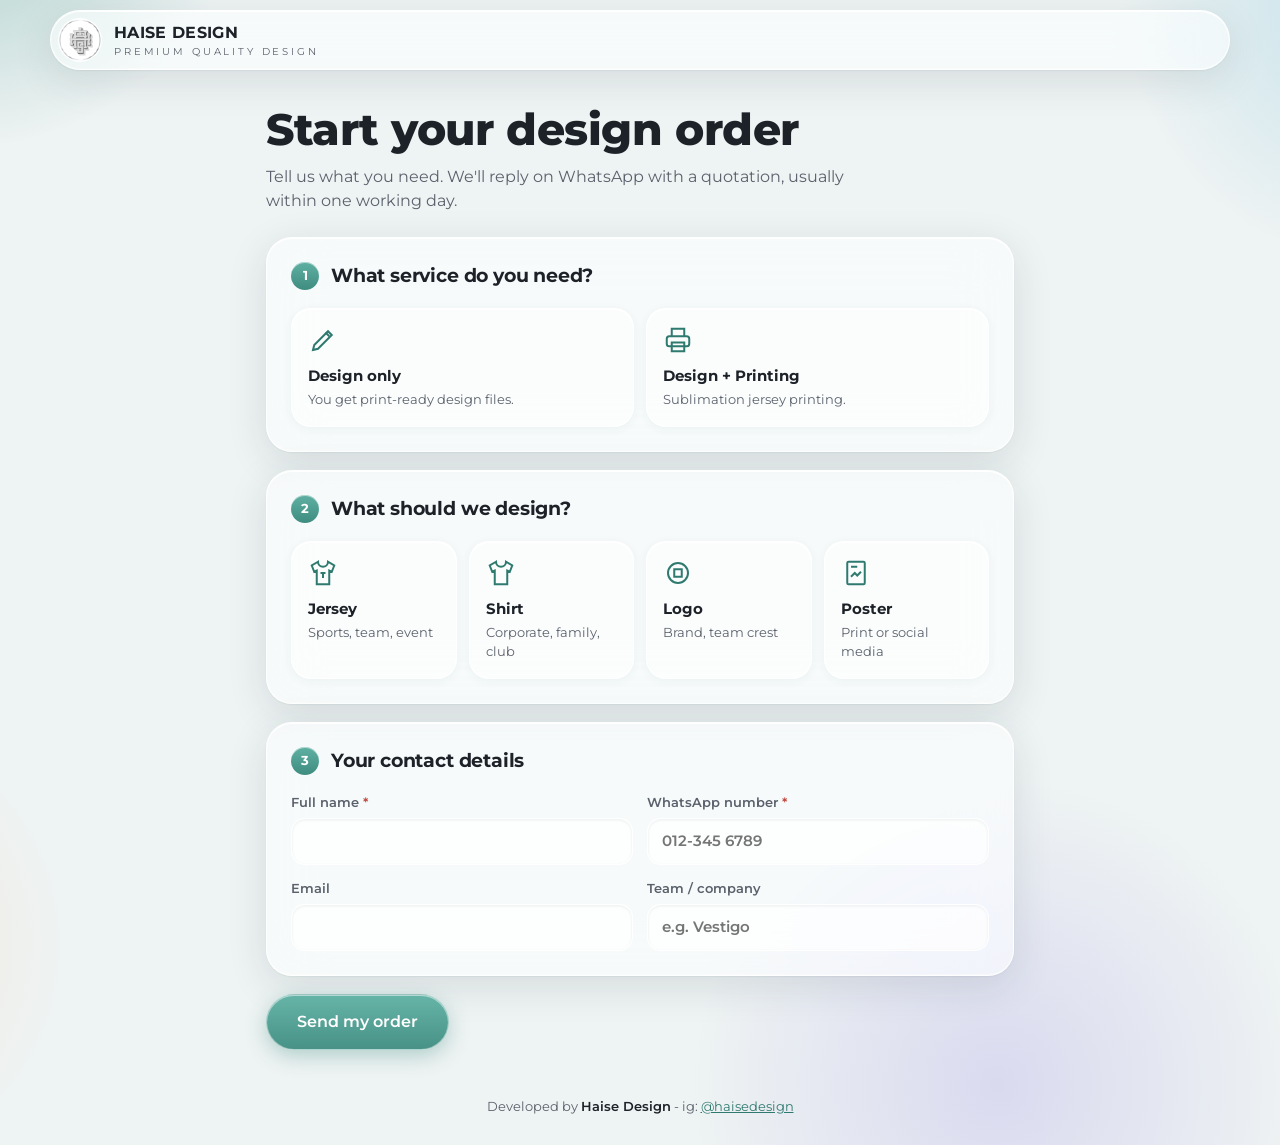
<file: index.html>
<!doctype html>
<html lang="en">
<head>
<meta charset="utf-8">
<meta name="viewport" content="width=device-width, initial-scale=1, viewport-fit=cover">
<title>Order Design | Haise Design</title>
<meta name="description" content="Order jersey, shirt, logo and poster designs, with sublimation jersey printing, from Haise Design.">
<meta name="theme-color" content="#eef3f3">
<link rel="icon" href="assets/favicon.png">
<link rel="apple-touch-icon" href="assets/logo.png">
<link rel="preconnect" href="https://fonts.googleapis.com">
<link rel="stylesheet" href="https://fonts.googleapis.com/css2?family=Montserrat:wght@400;500;600;700;800&display=swap">
<link rel="stylesheet" href="app.css">
<link rel="stylesheet" href="form.css">
</head>
<body>
<header class="brandbar"><div class="in">
  <img src="assets/logo.png" alt="Haise Design logo">
  <div><div class="brand-name">HAISE DESIGN</div><div class="brand-tag">Premium Quality Design</div></div>
</div></header>
<div class="demo-banner" id="demoBanner" hidden>Demo mode: orders are saved in this browser only.</div>

<main id="formView">
  <div class="hero">
    <h1>Start your design order</h1>
    <p>Tell us what you need. We'll reply on WhatsApp with a quotation, usually within one working day.</p>
  </div>

  <form id="orderForm" novalidate>
    <!-- 1. Service -->
    <section class="sec glass">
      <div class="sec-h"><span class="n">1</span><h2>What service do you need?</h2></div>
      <div class="choices two">
        <label class="choice"><input type="radio" name="service" value="design" id="svc-design">
          <svg viewBox="0 0 24 24" fill="none" stroke="currentColor" stroke-width="1.6" aria-hidden="true"><path d="M4 20l4-1 11-11-3-3L5 16l-1 4z"/><path d="M14 6l3 3"/></svg>
          <b>Design only</b><span>You get print-ready design files.</span></label>
        <label class="choice"><input type="radio" name="service" value="design_print" id="svc-print">
          <svg viewBox="0 0 24 24" fill="none" stroke="currentColor" stroke-width="1.6" aria-hidden="true"><path d="M7 9V3h10v6"/><rect x="3" y="9" width="18" height="8" rx="2"/><path d="M7 14h10v7H7z"/></svg>
          <b>Design + Printing</b><span>Sublimation jersey printing.</span></label>
      </div>
    </section>

    <!-- 2. Design type -->
    <section class="sec glass">
      <div class="sec-h"><span class="n">2</span><h2>What should we design?</h2></div>
      <div class="choices four" id="designTypes">
        <label class="choice"><input type="radio" name="designType" value="Jersey" id="dt-jersey">
          <svg viewBox="0 0 24 24" fill="none" stroke="currentColor" stroke-width="1.6" aria-hidden="true"><path d="M8 3l-5 3 2 5 2-1v11h10V10l2 1 2-5-5-3a4 4 0 0 1-8 0z"/><path d="M10 12h4M12 12v4"/></svg>
          <b>Jersey</b><span>Sports, team, event</span></label>
        <label class="choice"><input type="radio" name="designType" value="Shirt" id="dt-shirt">
          <svg viewBox="0 0 24 24" fill="none" stroke="currentColor" stroke-width="1.6" aria-hidden="true"><path d="M8 3l-5 3 2 5 2-1v11h10V10l2 1 2-5-5-3a4 4 0 0 1-8 0z"/></svg>
          <b>Shirt</b><span>Corporate, family, club</span></label>
        <label class="choice"><input type="radio" name="designType" value="Logo" id="dt-logo">
          <svg viewBox="0 0 24 24" fill="none" stroke="currentColor" stroke-width="1.6" aria-hidden="true"><circle cx="12" cy="12" r="8"/><path d="M9 9h6v6H9z"/></svg>
          <b>Logo</b><span>Brand, team crest</span></label>
        <label class="choice"><input type="radio" name="designType" value="Poster" id="dt-poster">
          <svg viewBox="0 0 24 24" fill="none" stroke="currentColor" stroke-width="1.6" aria-hidden="true"><rect x="5" y="3" width="14" height="18" rx="1"/><path d="M8 15l3-3 2 2 3-3M8 7h5"/></svg>
          <b>Poster</b><span>Print or social media</span></label>
      </div>
      <p class="hint" id="printOnlyHint" hidden>Printing is available for jerseys only. For shirts, logos and posters, choose Design only.</p>
    </section>

    <!-- 3. Design details -->
    <section class="sec glass" id="detailsSec" hidden>
      <div class="sec-h"><span class="n">3</span><h2 id="detailsTitle">Design details</h2></div>

      <div id="typeBox" hidden>
        <div class="f-label"><span id="typeLabel">Jersey type</span> <span class="req-star">*</span> <span class="hint">Pick one or more</span></div>
        <div class="types" id="types"></div>
      </div>

      <div id="nameBox" hidden>
        <div class="f-label">Put names on the jersey?</div>
        <div class="seg" role="radiogroup" aria-label="Names on jersey">
          <label><input type="radio" name="nameOpt" value="none" checked>No names</label>
          <label><input type="radio" name="nameOpt" value="name">Name</label>
          <label><input type="radio" name="nameOpt" value="name_number">Name + number</label>
        </div>
      </div>

      <div id="posterBox" hidden class="grid2">
        <label class="f">Poster size
          <select id="posterSize"><option>A4</option><option>A3</option><option>A2</option><option>A1</option><option>Instagram post (1080×1080)</option><option>Instagram story (1080×1920)</option><option>Custom</option></select></label>
        <label class="f">Text to include <input id="posterText" placeholder="Event name, date, venue"></label>
      </div>

      <div id="logoBox" hidden class="grid2">
        <label class="f">Brand / team name <input id="logoName" placeholder="e.g. Vestigo FC"></label>
        <label class="f">Slogan (optional) <input id="logoSlogan"></label>
      </div>

      <div>
        <div class="f-label">Colour theme <span class="hint">Tap a swatch to change it, or describe it below</span></div>
        <div class="colors" id="colors"></div>
        <input id="colorNotes" placeholder="e.g. Navy and gold, with white accents" aria-label="Colour theme description" style="margin-top:10px">
      </div>

      <div>
        <div class="f-label">Attachments <span class="hint">References, your logo, sketches or drafts. Add as many as you need.</span></div>
        <div class="drop" id="drop" tabindex="0" role="button">
          <b>Tap to add files</b> or drag them here<br><span class="hint">Images, PDF, AI, PSD, CDR · up to <span id="maxMb">15</span> MB each</span>
        </div>
        <input type="file" id="fileInput" multiple accept="image/*,.pdf,.ai,.psd,.cdr,.eps,.svg" hidden>
        <div class="files" id="fileList"></div>
      </div>

      <label class="f">Describe your idea <textarea id="brief" placeholder="Style, mood, sponsor logos, where the logo goes, anything you have in mind"></textarea></label>
    </section>

    <!-- 4. Printing -->
    <section class="sec glass" id="printSec" hidden>
      <div class="sec-h"><span class="n">4</span><h2>Printing details</h2></div>
      <div>
        <div class="f-label">Material</div>
        <div class="seg" id="materials" role="radiogroup" aria-label="Material"></div>
      </div>
      <div id="printItems" class="print-items"></div>
      <div class="estimate" id="estimate"></div>
      <div class="grid2">
        <label class="f">Date needed <input type="date" id="needBy"></label>
        <label class="f">Collection
          <select id="delivery"><option value="pickup">Self pickup (Bangi)</option><option value="postage">Postage</option></select></label>
      </div>
      <label class="f" id="addrBox" hidden>Delivery address <textarea id="address" style="min-height:70px"></textarea></label>
    </section>

    <!-- 5. Contact -->
    <section class="sec glass">
      <div class="sec-h"><span class="n" id="contactN">3</span><h2>Your contact details</h2></div>
      <div class="grid2">
        <label class="f"><span>Full name <span class="req-star">*</span></span><input id="name" autocomplete="name"></label>
        <label class="f"><span>WhatsApp number <span class="req-star">*</span></span><input id="phone" type="tel" autocomplete="tel" placeholder="012-345 6789"></label>
        <label class="f">Email <input id="email" type="email" autocomplete="email"></label>
        <label class="f">Team / company <input id="org" placeholder="e.g. Vestigo"></label>
      </div>
    </section>

    <div class="submit-row">
      <button class="btn primary big" type="submit" id="submitBtn">Send my order</button>
      <span class="err" id="err" role="alert"></span>
    </div>
  </form>
</main>

<main id="doneView" hidden>
  <div class="done glass">
    <img src="assets/logo.png" alt="" width="84" height="84">
    <h1>Order received</h1>
    <p>Thank you! Your order number is</p>
    <div class="no" id="orderNo"></div>
    <p>Message us on WhatsApp with this number so we can confirm your quotation faster.</p>
    <a class="btn primary big" id="waBtn" target="_blank" rel="noopener">Message us on WhatsApp</a>
    <button class="btn ghost" id="againBtn" type="button">Place another order</button>
  </div>
</main>

<footer class="site-foot">Developed by <b>Haise Design</b> - ig: <a href="https://instagram.com/haisedesign" target="_blank" rel="noopener">@haisedesign</a></footer>

<script src="vendor/supabase.js"></script>
<script src="config.js"></script>
<script src="catalog.js"></script>
<script src="store.js"></script>
<script src="form.js"></script>
</body>
</html>
</file>
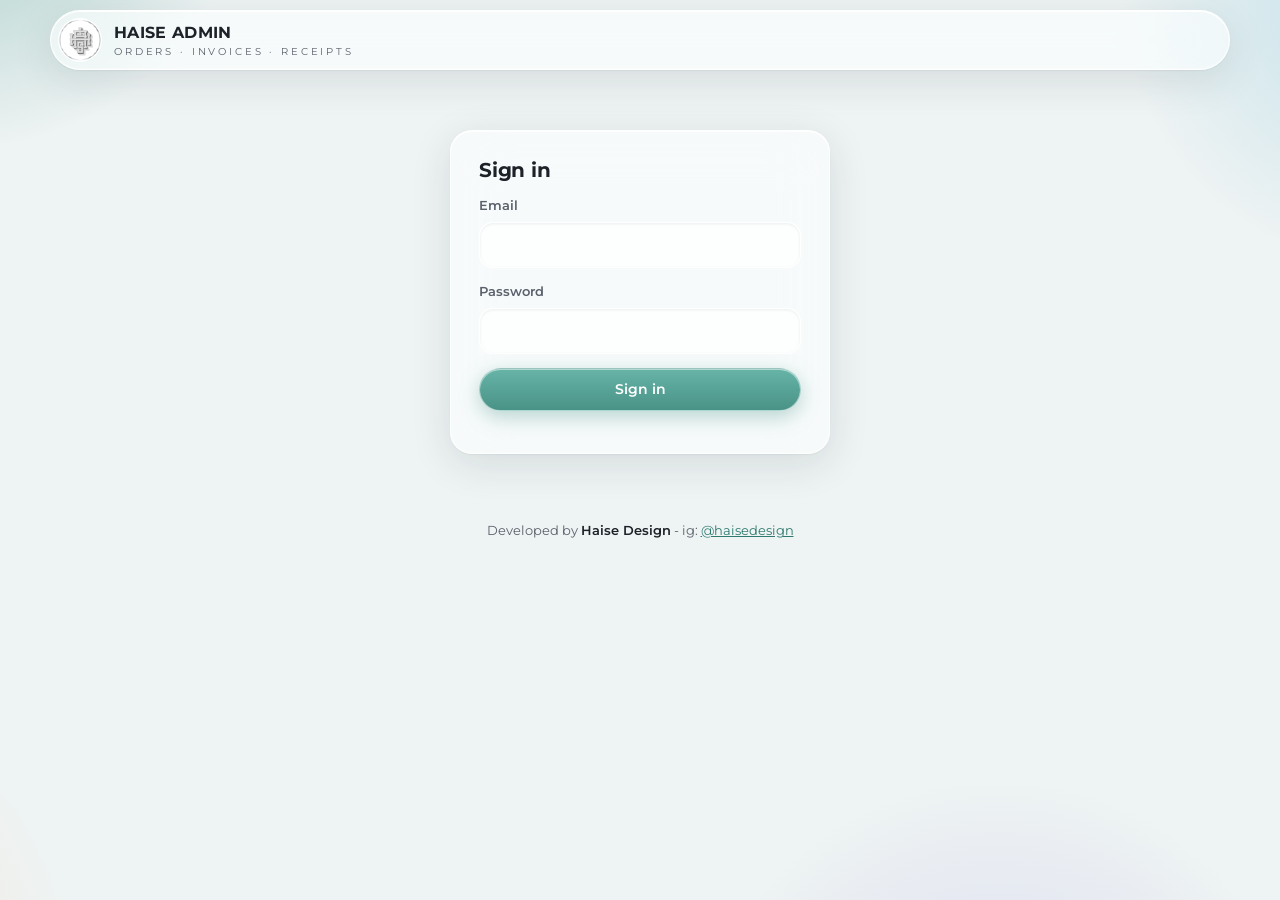
<file: admin.html>
<!doctype html>
<html lang="en">
<head>
<meta charset="utf-8">
<meta name="viewport" content="width=device-width, initial-scale=1, viewport-fit=cover">
<meta name="robots" content="noindex">
<title>Haise Admin</title>
<link rel="icon" href="assets/favicon.png">
<link rel="apple-touch-icon" href="assets/logo.png">
<meta name="apple-mobile-web-app-title" content="Haise Admin">
<link rel="preconnect" href="https://fonts.googleapis.com">
<link rel="stylesheet" href="https://fonts.googleapis.com/css2?family=Montserrat:ital,wght@0,400;0,500;0,600;0,700;0,800;1,600&display=swap">
<link rel="stylesheet" href="app.css">
<style>
  .tabs { display: flex; gap: 2px; padding: 3px; border-radius: 999px; background: rgba(120,130,135,.14); }
  .tabs button { font: inherit; font-weight: 600; font-size: 14px; border: 0; background: transparent; color: var(--ink-2); padding: 8px 14px; border-radius: 999px; cursor: pointer; white-space: nowrap; }
  .tabs button.on { background: #fff; color: var(--ink); box-shadow: 0 2px 8px rgba(31,61,64,.14); }
  /* On phones the tabs float at the bottom, like an iOS tab bar */
  @media (max-width: 760px) {
    .tabs { position: fixed; left: 50%; transform: translateX(-50%); bottom: calc(12px + env(safe-area-inset-bottom)); z-index: 30; padding: 5px;
      background: var(--glass); -webkit-backdrop-filter: var(--blur); backdrop-filter: var(--blur); border: 1px solid var(--glass-edge); box-shadow: var(--glass-hi), 0 10px 30px rgba(31,61,64,.2); max-width: calc(100vw - 24px); overflow-x: auto; }
    .tabs button { padding: 9px 12px; font-size: 13px; }
    .wrap { padding-bottom: 110px !important; }
    .brandbar .brand-tag { display: none; }
  }
  .wrap { max-width: 1180px; margin: 0 auto; padding: 22px max(16px, env(safe-area-inset-left)) 60px; }
  .card { background: var(--glass); -webkit-backdrop-filter: var(--blur); backdrop-filter: var(--blur); border: 1px solid var(--glass-edge); box-shadow: var(--glass-hi), var(--glass-shadow); border-radius: 22px; }
  .row { display: flex; gap: 10px; align-items: center; flex-wrap: wrap; }
  .muted { color: var(--ink-2); font-size: 13px; }
  h2.page { font-size: 22px; font-weight: 800; margin-bottom: 14px; }

  /* login */
  .login { max-width: 380px; margin: 60px auto; padding: 28px; display: grid; gap: 14px; }

  /* orders */
  .olist { display: grid; gap: 10px; }
  .orow { display: grid; grid-template-columns: 1fr auto; gap: 8px 16px; padding: 14px 16px; cursor: pointer; align-items: center; }
  .orow:hover { background: var(--glass-strong); }
  .orow .t { font-weight: 700; }
  .orow .s { font-size: 13px; color: var(--ink-2); }
  .filters { display: flex; gap: 8px; flex-wrap: wrap; margin-bottom: 14px; }
  .empty { padding: 40px 20px; text-align: center; color: var(--ink-2); }

  .detail { padding: 22px; display: grid; gap: 18px; }
  .kv { display: grid; grid-template-columns: 150px 1fr; gap: 6px 14px; font-size: 14px; }
  .kv dt { color: var(--ink-2); font-weight: 600; }
  .kv dd { margin: 0; min-width: 0; overflow-wrap: anywhere; white-space: pre-wrap; }
  @media (max-width: 560px) { .kv { grid-template-columns: 1fr; } .kv dd { margin-bottom: 8px; } }
  .swatches { display: flex; gap: 6px; flex-wrap: wrap; }
  .swatches i { width: 28px; height: 28px; border-radius: 50%; border: 1px solid var(--line); display: inline-block; }
  .gallery { display: grid; grid-template-columns: repeat(auto-fill, minmax(130px, 1fr)); gap: 10px; }
  .gallery a { display: grid; gap: 4px; text-decoration: none; color: var(--ink); font-size: 12px; }
  .gallery .ph { aspect-ratio: 1; border-radius: 16px; border: 1px solid var(--line); background: var(--teal-soft) center/cover no-repeat; display: grid; place-items: center; font-weight: 700; color: var(--teal-dark); }
  .gallery span { overflow: hidden; text-overflow: ellipsis; white-space: nowrap; }

  .jitems { display: grid; gap: 10px; }
  .jitem { padding: 14px 16px; border-radius: 18px; background: rgba(255,255,255,.55); border: 1px solid rgba(255,255,255,.9); display: grid; gap: 10px; }
  .chipv { font-size: 13px; padding: 4px 10px; border-radius: 99px; background: rgba(95,176,163,.16); font-variant-numeric: tabular-nums; }
  table.ppl td, table.ppl th { padding: 6px 10px; }
  /* builder */
  .builder { display: grid; grid-template-columns: minmax(0, 420px) minmax(0, 1fr); gap: 22px; align-items: start; }
  @media (max-width: 980px) { .builder { grid-template-columns: 1fr; } }
  .panel { padding: 18px; display: grid; gap: 14px; }
  .panel h3 { font-size: 13px; letter-spacing: .08em; text-transform: uppercase; color: var(--ink-2); }
  .g2 { display: grid; grid-template-columns: 1fr 1fr; gap: 10px; }
  .items { display: grid; gap: 8px; }
  .item { display: grid; grid-template-columns: 1fr 74px 58px 30px; gap: 6px; }
  .item input { padding: 8px; font-size: 14px; }
  .item button { border: 0; background: none; color: var(--ink-2); cursor: pointer; font-size: 18px; }
  .sumline { display: flex; justify-content: space-between; font-size: 14px; font-variant-numeric: tabular-nums; }
  .sumline b { font-size: 15px; }
  .sticky-actions { position: sticky; bottom: env(safe-area-inset-bottom); padding: 10px 0; display: flex; gap: 8px; flex-wrap: wrap; z-index: 2; }

  .preview-box { position: sticky; top: 16px; }
  .preview-scale { width: 100%; overflow: hidden; border-radius: 10px; box-shadow: 0 14px 40px rgba(30,40,40,.18); background: #fff; }
  .preview-scale .sheet { transform-origin: top left; }

  /* ===== A4 sheet, modelled on the original invoice ===== */
  .sheet { width: 794px; height: 1123px; background: #fff; color: #3a3d46; position: relative; font-family: "Montserrat", sans-serif; overflow: hidden; }
  .sh-head { display: flex; justify-content: space-between; align-items: center; padding: 34px 56px 20px 46px; }
  .sh-brand { display: flex; align-items: center; gap: 12px; }
  .sh-brand img { width: 76px; height: 76px; }
  .sh-brand .nm { font-size: 27px; font-weight: 700; letter-spacing: .01em; line-height: 1; }
  .sh-brand .tg { font-size: 9.5px; letter-spacing: .38em; margin-top: 5px; }
  .sh-brand .rg { font-size: 9px; margin-top: 3px; }
  .sh-title { font-size: 50px; font-weight: 800; color: #5fa69b; letter-spacing: .02em; }
  .sh-rule { height: 4px; background: #5fa69b; }
  .sh-meta { display: flex; justify-content: space-between; padding: 26px 56px 0 42px; min-height: 150px; }
  .sh-cust { font-size: 18px; font-weight: 500; display: grid; gap: 6px; width: 380px; }
  .sh-cust .ln { display: flex; align-items: flex-end; gap: 6px; }
  .sh-cust .val { flex: 1; border-bottom: 1.4px solid #3a3d46; font-style: italic; font-weight: 600; font-size: 12px; padding: 0 0 2px 10px; min-height: 20px; }
  .sh-cust .blank { border-bottom: 1.4px solid #3a3d46; font-style: italic; font-weight: 600; font-size: 12px; min-height: 22px; padding-left: 10px; }
  .sh-ids { display: grid; grid-template-columns: auto auto; gap: 8px 30px; font-size: 14px; font-weight: 700; letter-spacing: .04em; align-content: start; padding-top: 4px; font-variant-numeric: tabular-nums; }
  .sh-ids span:nth-child(even) { font-size: 13px; }
  .sh-table { margin-top: 10px; }
  .sh-tr { display: grid; grid-template-columns: 90px 1fr 110px 80px 120px; align-items: center; height: 59px; padding: 0 30px 0 58px; font-size: 15px; font-variant-numeric: tabular-nums; }
  .sh-th { font-weight: 500; letter-spacing: .06em; height: 56px; }
  .sh-tr.alt { background: #f2f2f2; }
  .sh-tr.body:not(.alt) { border-bottom: 1px solid #c9c9c9; margin: 0 32px 0 48px; padding: 0 0 0 10px; }
  .sh-tr .num { font-size: 13px; }
  .sh-tr .b { font-weight: 700; }
  .sh-tr .c { text-align: center; }
  .sh-bottom { position: absolute; left: 0; right: 0; top: 742px; }
  .sh-split { display: flex; justify-content: space-between; padding: 12px 42px 0 46px; }
  .sh-left { font-size: 10.5px; display: grid; gap: 12px; align-content: start; width: 340px; }
  .sh-left b { font-weight: 800; }
  .sh-thanks { font-weight: 600; font-size: 11px; letter-spacing: .04em; }
  .sh-pay h4 { margin: 8px 0 6px; color: #5fa69b; font-size: 15px; font-weight: 600; letter-spacing: .04em; }
  .sh-pay div { display: grid; grid-template-columns: 70px 1fr; font-size: 8.5px; gap: 2px; }
  .sh-pay div b { font-weight: 700; }
  .sh-tot { width: 290px; padding-top: 14px; }
  .sh-tot .l { display: grid; grid-template-columns: 1fr 100px; font-weight: 700; font-size: 11.5px; padding: 3px 0 3px 40px; letter-spacing: .03em; font-variant-numeric: tabular-nums; }
  .sh-tot .grand { border-top: 1.4px solid #3a3d46; margin-top: 10px; padding-top: 10px; color: #5fa69b; font-size: 17px; font-weight: 600; }
  .sh-foot { display: flex; justify-content: space-between; align-items: flex-end; padding: 22px 42px 0 46px; }
  .sh-addr { font-size: 7.5px; font-weight: 600; line-height: 1.45; white-space: pre-line; }
  .sh-addr::before { content: ""; display: block; width: 110px; border-top: 1.4px solid #3a3d46; margin-bottom: 22px; }
  .sh-addr h5 { margin: 0 0 6px; color: #5fa69b; font-size: 12px; font-weight: 600; }
  .sh-sign { width: 160px; text-align: center; font-size: 9px; font-weight: 600; letter-spacing: .05em; border-top: 1.4px solid #3a3d46; padding-top: 6px; margin-bottom: 40px; }
  .sh-note { position: absolute; left: 46px; bottom: 20px; font-size: 6.5px; font-weight: 700; }
  .sh-stamp { position: absolute; right: 120px; top: 600px; transform: rotate(-14deg); border: 4px solid #5fa69b; color: #5fa69b; font-size: 44px; font-weight: 800; letter-spacing: .12em; padding: 4px 20px; border-radius: 10px; opacity: .8; }

  @media print {
    @page { size: A4; margin: 0; }
    html, body { background: #fff; }
    body::after { display: none !important; }
    body > *:not(#printArea) { display: none !important; }
    #printArea { display: block !important; }
    #printArea .sheet { transform: none !important; }
    * { -webkit-print-color-adjust: exact; print-color-adjust: exact; }
  }
  #printArea { display: none; }

  /* history & settings */
  table.list { width: 100%; border-collapse: collapse; font-size: 14px; }
  table.list th, table.list td { text-align: left; padding: 10px 12px; border-bottom: 1px solid var(--line); }
  table.list th { font-size: 12px; text-transform: uppercase; letter-spacing: .06em; color: var(--ink-2); }
  table.list td.r, table.list th.r { text-align: right; font-variant-numeric: tabular-nums; }
  .tablewrap { overflow-x: auto; }
  .settings { display: grid; grid-template-columns: repeat(auto-fit, minmax(300px, 1fr)); gap: 18px; }
  .plist { display: grid; gap: 6px; }
  .plist .p { display: grid; grid-template-columns: 1fr 80px 30px; gap: 6px; }
  .plist input { padding: 8px; font-size: 14px; }
  .plist button { border: 0; background: none; cursor: pointer; color: var(--ink-2); font-size: 18px; }
  .presets { display: flex; gap: 6px; flex-wrap: wrap; }
</style>
</head>
<body>
<header class="brandbar"><div class="in">
  <img src="assets/logo.png" alt="Haise Design logo">
  <div><div class="brand-name">HAISE ADMIN</div><div class="brand-tag">Orders · Invoices · Receipts</div></div>
  <div class="spacer"></div>
  <nav class="tabs" id="tabs" hidden>
    <button data-tab="orders" class="on">Orders</button>
    <button data-tab="builder">New invoice</button>
    <button data-tab="history">History</button>
    <button data-tab="settings">Settings</button>
    <button id="logout" hidden>Sign out</button>
  </nav>
</div></header>
<div class="demo-banner" id="demoBanner" hidden>Demo mode: anyone with this link can open admin and data stays in this browser. Connect Supabase to add a login.</div>

<!-- login -->
<section class="card login" id="loginView" hidden>
  <h2 style="font-size:20px">Sign in</h2>
  <label class="f">Email <input id="lEmail" type="email" autocomplete="username"></label>
  <label class="f">Password <input id="lPass" type="password" autocomplete="current-password"></label>
  <button class="btn primary" id="lBtn">Sign in</button>
  <span class="err" id="lErr" style="color:var(--danger);font-size:14px"></span>
</section>

<main class="wrap" id="appView" hidden>
  <!-- ORDERS -->
  <section data-view="orders">
    <div id="ordersList">
      <div class="row" style="justify-content:space-between"><h2 class="page">Customer orders</h2><button class="btn small" id="refresh">Refresh</button></div>
      <div class="filters" id="filters"></div>
      <div class="olist" id="olist"></div>
    </div>
    <div id="orderDetail" hidden></div>
  </section>

  <!-- BUILDER -->
  <section data-view="builder" hidden>
    <div class="builder">
      <div style="display:grid;gap:14px">
        <div class="row" style="justify-content:space-between">
          <div class="seg" id="docType"><button data-t="invoice" class="on">Invoice</button><button data-t="receipt">Receipt</button></div>
          <button class="btn small ghost" id="newDoc">Start blank</button>
        </div>

        <div class="card panel">
          <h3>Customer</h3>
          <label class="f">Name <input id="dName"></label>
          <label class="f">Address <input id="dAddr1"></label>
          <input id="dAddr2" aria-label="Address line 2" placeholder="Address line 2 (optional)">
          <div class="g2">
            <label class="f"><span id="numLabel">Invoice #</span> <input id="dNo"></label>
            <label class="f">Date <input id="dDate" type="date"></label>
          </div>
          <label class="f" id="refBox" hidden>For invoice # <input id="dRef"></label>
        </div>

        <div class="card panel">
          <h3>Items</h3>
          <div class="item muted" style="font-size:12px"><span>Description</span><span>Price (RM)</span><span>Qty</span><span></span></div>
          <div class="items" id="items"></div>
          <div class="row"><button class="btn small" id="addItem">+ Add line</button></div>
          <div><div class="muted" style="margin-bottom:6px">Quick add from price list</div><div class="presets" id="presets"></div></div>
        </div>

        <div class="card panel">
          <h3>Payment</h3>
          <div class="g2" id="invPay">
            <label class="f">Deposit % <input id="dDep" type="number" min="0" max="100"></label>
            <label class="f">Total paid (RM) <input id="dPaid" type="number" min="0" step="0.01"></label>
          </div>
          <div id="rcpPay" hidden style="display:grid;gap:10px">
            <div class="g2">
              <label class="f">Paid before (RM) <input id="dPrev" type="number" min="0" step="0.01"></label>
              <label class="f">Received now (RM) <input id="dRecv" type="number" min="0" step="0.01"></label>
            </div>
            <div class="g2">
              <label class="f">Method <select id="dMethod"><option>Online transfer</option><option>DuitNow QR</option><option>Cash</option><option>Cheque</option></select></label>
              <label class="f">Reference <input id="dPref" placeholder="Bank ref no."></label>
            </div>
          </div>
          <div class="sumline"><span>Sub total</span><b id="sSub">RM 0</b></div>
          <div class="sumline"><span>Balance due</span><b id="sBal">RM 0</b></div>
        </div>

        <div class="sticky-actions">
          <button class="btn primary" id="printBtn">Print / Save PDF</button>
          <button class="btn" id="saveBtn">Save to history</button>
          <button class="btn" id="toReceipt">Make receipt from this</button>
        </div>
      </div>

      <div class="preview-box"><div class="preview-scale" id="pv"></div></div>
    </div>
  </section>

  <!-- HISTORY -->
  <section data-view="history" hidden>
    <h2 class="page">Invoices and receipts</h2>
    <div class="card tablewrap"><table class="list"><thead><tr><th>No.</th><th>Type</th><th>Customer</th><th>Date</th><th class="r">Total</th><th></th></tr></thead><tbody id="hist"></tbody></table></div>
  </section>

  <!-- SETTINGS -->
  <section data-view="settings" hidden>
    <div class="row" style="justify-content:space-between"><h2 class="page">Business details</h2><button class="btn primary" id="saveSettings">Save settings</button></div>
    <div class="settings">
      <div class="card panel">
        <h3>Business</h3>
        <label class="f">Business name <input data-s="businessName"></label>
        <label class="f">Tagline <input data-s="tagline"></label>
        <label class="f">Registration no. <input data-s="regNo"></label>
        <label class="f">Address <textarea data-s="address"></textarea></label>
        <div class="g2"><label class="f">Phone <input data-s="phone"></label><label class="f">Instagram <input data-s="instagram"></label></div>
        <label class="f">Email <input data-s="email"></label>
      </div>
      <div class="card panel">
        <h3>Payment info and terms</h3>
        <label class="f">Account number <input data-s="bankAccount"></label>
        <label class="f">Account name <input data-s="bankHolder"></label>
        <label class="f">Bank <input data-s="bankName"></label>
        <label class="f">Validity <input data-s="validity"></label>
        <label class="f">Payment terms <input data-s="terms"></label>
        <label class="f">Closing line <input data-s="thanks"></label>
        <div class="g2"><label class="f">Default deposit % <input data-s="depositPct" type="number"></label><label class="f">Next running no. <input data-s="nextSeq" type="number"></label></div>
        <span class="hint">Numbers follow your old format: year, day, month, then the running number (e.g. 26 24 10 19).</span>
      </div>
      <div class="card panel">
        <h3>Price list</h3>
        <div class="plist" id="plist"></div>
        <div class="row"><button class="btn small" id="addPrice">+ Add item</button></div>
      </div>
    </div>
  </section>
</main>
<footer class="site-foot">Developed by <b>Haise Design</b> - ig: <a href="https://instagram.com/haisedesign" target="_blank" rel="noopener">@haisedesign</a></footer>

<div id="printArea"></div>

<script src="vendor/supabase.js"></script>
<script src="config.js"></script>
<script src="store.js"></script>
<script src="catalog.js"></script>
<script src="admin.js"></script>
</body>
</html>
</file>
<file: app.css>
/* Haise Design — shared styles. Liquid glass look: frosted translucent layers over a soft teal field. */
:root {
  --teal: #4f9e92;
  --teal-dark: #2f7a6f;
  --teal-soft: rgba(95, 166, 155, .16);
  --ink: #1d2128;
  --ink-2: #5b616c;
  --line: rgba(30, 40, 45, .10);
  --bg: #eef3f3;
  --glass: rgba(255, 255, 255, .58);
  --glass-strong: rgba(255, 255, 255, .78);
  --glass-edge: rgba(255, 255, 255, .85);
  --glass-shadow: 0 10px 40px rgba(31, 61, 64, .12), 0 1px 2px rgba(31, 61, 64, .06);
  --glass-hi: inset 0 1px 0 rgba(255, 255, 255, .95), inset 0 -1px 0 rgba(255, 255, 255, .25);
  --danger: #c0483f;
  --radius: 26px;
  --radius-s: 16px;
  --blur: blur(28px) saturate(185%);
  --font: -apple-system, "SF Pro Text", "Inter Tight", "Montserrat", system-ui, "Segoe UI", sans-serif;
  --font-display: -apple-system, "SF Pro Display", "Montserrat", system-ui, sans-serif;
}
* { box-sizing: border-box; }
html, body { margin: 0; }
body {
  font-family: var(--font); color: var(--ink); font-size: 15px; line-height: 1.5; -webkit-font-smoothing: antialiased;
  background: var(--bg); min-height: 100vh; position: relative;
}
/* Soft colour field behind the glass */
body::after {
  content: ""; position: fixed; inset: -20vmax; z-index: -1; pointer-events: none;
  background:
    radial-gradient(38vmax 38vmax at 12% 8%, rgba(95, 166, 155, .55), transparent 60%),
    radial-gradient(34vmax 34vmax at 92% 18%, rgba(140, 200, 220, .45), transparent 62%),
    radial-gradient(40vmax 40vmax at 70% 95%, rgba(170, 160, 230, .30), transparent 60%),
    radial-gradient(30vmax 30vmax at 5% 85%, rgba(250, 210, 170, .35), transparent 60%),
    var(--bg);
}
img { max-width: 100%; }
[hidden] { display: none !important; }
a { color: var(--teal-dark); }
h1, h2, h3 { line-height: 1.15; text-wrap: balance; margin: 0; font-family: var(--font-display); letter-spacing: -.01em; }

.glass {
  background: var(--glass); -webkit-backdrop-filter: var(--blur); backdrop-filter: var(--blur);
  border: 1px solid var(--glass-edge); box-shadow: var(--glass-hi), var(--glass-shadow); border-radius: var(--radius);
}

/* Floating glass header */
.brandbar { position: sticky; top: 0; z-index: 20; padding: calc(10px + env(safe-area-inset-top)) max(12px, env(safe-area-inset-left)) 0; }
.brandbar .in {
  max-width: 1180px; margin: 0 auto; padding: 8px 14px 8px 8px; display: flex; align-items: center; gap: 12px; border-radius: 999px;
  position: relative; isolation: isolate;
}
/* Glass lives on a pseudo-element so fixed children (the phone tab bar) aren't trapped by backdrop-filter */
.brandbar .in::before {
  content: ""; position: absolute; inset: 0; z-index: -1; border-radius: inherit;
  background: var(--glass); -webkit-backdrop-filter: var(--blur); backdrop-filter: var(--blur);
  border: 1px solid var(--glass-edge); box-shadow: var(--glass-hi), var(--glass-shadow);
}
.brandbar img { width: 44px; height: 44px; border-radius: 50%; background: #fff; }
.brand-name { font-weight: 700; font-size: 16px; letter-spacing: .02em; font-family: var(--font-display); }
.brand-tag { font-size: 9.5px; letter-spacing: .3em; text-transform: uppercase; color: var(--ink-2); }
.brandbar .spacer { flex: 1; }

.btn {
  font: inherit; font-weight: 600; font-size: 14px; color: var(--ink); padding: 10px 18px; border-radius: 999px; cursor: pointer;
  display: inline-flex; align-items: center; justify-content: center; gap: 8px; text-decoration: none;
  background: var(--glass-strong); border: 1px solid var(--glass-edge); box-shadow: var(--glass-hi), 0 2px 8px rgba(31, 61, 64, .08);
  -webkit-backdrop-filter: var(--blur); backdrop-filter: var(--blur); transition: transform .15s, background .15s;
}
.btn:hover { background: #fff; }
.btn:active { transform: scale(.97); }
.btn.primary { background: linear-gradient(180deg, rgba(95, 176, 163, .95), rgba(63, 140, 128, .95)); color: #fff; border-color: rgba(255, 255, 255, .45); box-shadow: inset 0 1px 0 rgba(255, 255, 255, .5), 0 6px 20px rgba(63, 140, 128, .35); }
.btn.primary:hover { background: linear-gradient(180deg, rgba(85, 166, 153, 1), rgba(53, 128, 116, 1)); }
.btn.ghost { background: transparent; border-color: transparent; box-shadow: none; color: var(--ink-2); }
.btn.danger { color: var(--danger); }
.btn.small { padding: 6px 12px; font-size: 13px; }
.btn:disabled { opacity: .5; cursor: not-allowed; }
.btn:focus-visible, input:focus-visible, select:focus-visible, textarea:focus-visible { outline: 3px solid rgba(79, 158, 146, .45); outline-offset: 2px; }

label.f { display: grid; gap: 6px; font-size: 13px; font-weight: 600; color: var(--ink-2); }
input, select, textarea {
  font: inherit; font-size: 15px; color: var(--ink); width: 100%; padding: 11px 14px; border-radius: 14px;
  background: rgba(255, 255, 255, .7); border: 1px solid rgba(255, 255, 255, .9); box-shadow: inset 0 1px 3px rgba(31, 61, 64, .08);
}
input:focus, select:focus, textarea:focus { background: #fff; }
textarea { min-height: 92px; resize: vertical; }
.req-star { color: var(--danger); }
.hint { font-size: 12px; color: var(--ink-2); font-weight: 400; }

/* Segmented control, iOS style */
.seg { display: inline-flex; padding: 3px; border-radius: 999px; background: rgba(120, 130, 135, .14); gap: 2px; }
.seg button, .seg label { font: inherit; font-weight: 600; font-size: 14px; border: 0; padding: 8px 16px; border-radius: 999px; background: transparent; color: var(--ink-2); cursor: pointer; position: relative; }
.seg label input { position: absolute; opacity: 0; pointer-events: none; }
.seg button.on, .seg label:has(input:checked) { background: #fff; color: var(--ink); box-shadow: 0 2px 8px rgba(31, 61, 64, .14); }
.seg label:has(input:focus-visible) { outline: 3px solid rgba(79, 158, 146, .45); }

.pill { display: inline-block; font-size: 11px; font-weight: 700; letter-spacing: .05em; text-transform: uppercase; padding: 4px 10px; border-radius: 99px; background: var(--teal-soft); color: var(--teal-dark); }
.pill.new { background: rgba(240, 180, 60, .2); color: #8a5d0b; }
.pill.quoted { background: rgba(80, 130, 220, .16); color: #2c5596; }
.pill.progress { background: var(--teal-soft); color: var(--teal-dark); }
.pill.done { background: rgba(100, 105, 115, .14); color: #4a4f59; }

.toast { position: fixed; left: 50%; bottom: calc(28px + env(safe-area-inset-bottom)); transform: translateX(-50%); background: rgba(30, 34, 40, .78); -webkit-backdrop-filter: var(--blur); backdrop-filter: var(--blur); color: #fff; padding: 11px 20px; border-radius: 999px; font-size: 14px; z-index: 99; box-shadow: 0 10px 30px rgba(0, 0, 0, .2); }
.demo-banner { max-width: 1180px; margin: 10px auto 0; padding: 8px 16px; border-radius: 999px; font-size: 13px; text-align: center; background: rgba(250, 220, 150, .55); color: #6d4a08; -webkit-backdrop-filter: var(--blur); backdrop-filter: var(--blur); }
.site-foot { text-align: center; font-size: 12.5px; color: var(--ink-2); padding: 8px 16px calc(28px + env(safe-area-inset-bottom)); }
.site-foot b { color: var(--ink); font-weight: 600; }

@media (prefers-reduced-motion: reduce) { * { transition: none !important; } }
</file>
<file: form.css>
.hero { max-width: 780px; margin: 0 auto; padding: 34px max(16px, env(safe-area-inset-left)) 6px; }
.hero h1 { font-size: clamp(30px, 6vw, 44px); font-weight: 800; }
.hero p { color: var(--ink-2); margin: 10px 0 0; max-width: 56ch; font-size: 16px; }
form { max-width: 780px; margin: 0 auto; padding: 18px max(16px, env(safe-area-inset-left)) 40px; display: grid; gap: 18px; }
.sec { padding: 24px; display: grid; gap: 18px; }
.sec-h { display: flex; align-items: center; gap: 12px; }
.sec-h .n { width: 28px; height: 28px; flex: none; border-radius: 50%; background: linear-gradient(180deg, #5fb0a3, #3f8c80); color: #fff; font-size: 13px; font-weight: 700; display: grid; place-items: center; box-shadow: inset 0 1px 0 rgba(255,255,255,.5); }
.sec-h h2 { font-size: 19px; font-weight: 700; }
.f-label { font-size: 13px; font-weight: 600; color: var(--ink-2); margin-bottom: 10px; }
.grid2 { display: grid; grid-template-columns: 1fr 1fr; gap: 14px; }
@media (max-width: 560px) { .grid2 { grid-template-columns: 1fr; } .sec { padding: 20px 16px; border-radius: 22px; } }

.choices { display: grid; gap: 12px; }
.choices.two { grid-template-columns: 1fr 1fr; }
.choices.four { grid-template-columns: repeat(4, 1fr); }
@media (max-width: 640px) { .choices.four { grid-template-columns: 1fr 1fr; } }
@media (max-width: 420px) { .choices.two { grid-template-columns: 1fr; } }
.choice {
  position: relative; border-radius: 20px; padding: 16px; cursor: pointer; display: grid; gap: 4px; align-content: start;
  background: rgba(255,255,255,.55); border: 1px solid rgba(255,255,255,.9); box-shadow: inset 0 1px 0 #fff, 0 2px 10px rgba(31,61,64,.06);
  transition: transform .15s, background .15s, box-shadow .15s;
}
.choice input { position: absolute; opacity: 0; pointer-events: none; }
.choice:hover { background: rgba(255,255,255,.8); }
.choice:active { transform: scale(.98); }
.choice:has(input:checked) { background: linear-gradient(160deg, rgba(95,176,163,.28), rgba(95,176,163,.12)); border-color: rgba(79,158,146,.65); box-shadow: inset 0 1px 0 rgba(255,255,255,.8), 0 0 0 2px rgba(79,158,146,.35), 0 6px 18px rgba(63,140,128,.18); }
.choice:has(input:focus-visible) { outline: 3px solid rgba(79,158,146,.45); outline-offset: 2px; }
.choice:has(input:disabled) { opacity: .4; cursor: not-allowed; }
.choice svg { width: 30px; height: 30px; color: var(--teal-dark); margin-bottom: 6px; }
.choice b { font-size: 15px; }
.choice span { font-size: 12.5px; color: var(--ink-2); }

.types { display: grid; grid-template-columns: repeat(auto-fill, minmax(190px, 1fr)); gap: 10px; }
.type { position: relative; }
.type > label { display: flex; justify-content: space-between; align-items: center; gap: 10px; padding: 14px 16px; border-radius: 18px; cursor: pointer;
  background: rgba(255,255,255,.55); border: 1px solid rgba(255,255,255,.9); box-shadow: inset 0 1px 0 #fff; font-weight: 600; font-size: 14.5px; }
.type > label input { position: absolute; opacity: 0; pointer-events: none; }
.type > label .tick { width: 22px; height: 22px; border-radius: 50%; border: 1.5px solid rgba(30,40,45,.25); flex: none; display: grid; place-items: center; }
.type > label:has(input:checked) { background: linear-gradient(160deg, rgba(95,176,163,.28), rgba(95,176,163,.12)); border-color: rgba(79,158,146,.65); }
.type > label:has(input:checked) .tick { background: var(--teal); border-color: var(--teal); }
.type > label:has(input:checked) .tick::after { content: ""; width: 6px; height: 11px; border: solid #fff; border-width: 0 2px 2px 0; transform: rotate(45deg) translate(-1px, -1px); }
.type > label:has(input:focus-visible) { outline: 3px solid rgba(79,158,146,.45); }
.type .price { font-size: 13px; color: var(--teal-dark); font-weight: 700; white-space: nowrap; }
.type .collar { margin-top: 8px; }
.type .collar .seg { display: flex; }
.type .collar .seg label { flex: 1; text-align: center; padding: 7px 4px; font-size: 12.5px; white-space: nowrap; }

.colors { display: flex; flex-wrap: wrap; gap: 10px; align-items: center; }
.sw { position: relative; width: 48px; height: 48px; border-radius: 50%; border: 2px solid #fff; overflow: hidden; box-shadow: 0 3px 10px rgba(31,61,64,.18); }
.sw input[type=color] { position: absolute; inset: -8px; width: 70px; height: 70px; border: 0; padding: 0; cursor: pointer; }
.sw button { position: absolute; top: 0; right: 0; width: 18px; height: 18px; border-radius: 50%; border: 0; background: rgba(0,0,0,.5); color: #fff; font-size: 11px; line-height: 18px; padding: 0; cursor: pointer; }

.drop { border: 1.5px dashed rgba(79,158,146,.5); border-radius: 20px; padding: 24px; text-align: center; background: rgba(255,255,255,.4); cursor: pointer; }
.drop.over { background: rgba(95,176,163,.18); }
.drop b { color: var(--teal-dark); }
.files { display: grid; gap: 8px; margin-top: 10px; }
.file { display: grid; grid-template-columns: 48px 1fr auto; gap: 12px; align-items: center; border-radius: 16px; padding: 6px 8px; background: rgba(255,255,255,.65); border: 1px solid rgba(255,255,255,.9); }
.file .th { width: 48px; height: 48px; border-radius: 12px; background: var(--teal-soft) center/cover no-repeat; display: grid; place-items: center; font-size: 10px; font-weight: 700; color: var(--teal-dark); }
.file .meta { min-width: 0; }
.file .nm { font-size: 13px; font-weight: 600; white-space: nowrap; overflow: hidden; text-overflow: ellipsis; }
.file select { padding: 4px 8px; font-size: 12px; width: auto; margin-top: 2px; border-radius: 10px; }

.print-items { display: grid; gap: 14px; }
.pitem { padding: 18px; border-radius: 22px; background: rgba(255,255,255,.5); border: 1px solid rgba(255,255,255,.9); box-shadow: inset 0 1px 0 #fff; display: grid; gap: 12px; }
.pitem-h { display: flex; justify-content: space-between; align-items: baseline; gap: 10px; flex-wrap: wrap; }
.pitem-h b { font-size: 16px; }
.pitem-h span { font-size: 13px; color: var(--ink-2); font-variant-numeric: tabular-nums; }
.sizes { display: grid; grid-template-columns: repeat(auto-fill, minmax(66px, 1fr)); gap: 8px; }
.sizes label { display: grid; gap: 4px; font-size: 12px; font-weight: 700; color: var(--ink-2); text-align: center; }
.sizes input { text-align: center; padding: 9px 4px; }
.people { display: grid; gap: 6px; }
.person { display: grid; grid-template-columns: 24px 1fr 76px 84px 32px; gap: 6px; align-items: center; }
.person.no-num { grid-template-columns: 24px 1fr 84px 32px; }
.person .i { font-size: 12px; color: var(--ink-2); text-align: right; font-variant-numeric: tabular-nums; }
.person input, .person select { padding: 9px 10px; font-size: 14px; }
.person button { border: 0; background: none; color: var(--ink-2); font-size: 18px; cursor: pointer; }
.people-head { font-size: 11.5px; font-weight: 700; color: var(--ink-2); text-transform: uppercase; letter-spacing: .05em; }
.estimate { font-size: 14px; color: var(--ink-2); display: flex; justify-content: space-between; gap: 12px; flex-wrap: wrap; padding: 14px 18px; border-radius: 18px; background: rgba(95,176,163,.14); }
.estimate b { color: var(--ink); font-variant-numeric: tabular-nums; }

.submit-row { display: flex; gap: 14px; align-items: center; flex-wrap: wrap; }
.btn.big { padding: 15px 30px; font-size: 16px; }
.err { color: var(--danger); font-size: 14px; font-weight: 600; }

.done { max-width: 540px; margin: 40px auto; padding: 34px 24px; text-align: center; display: grid; gap: 12px; justify-items: center; }
.done h1 { font-size: 28px; }
.done p { margin: 0; color: var(--ink-2); max-width: 42ch; }
.done img { border-radius: 50%; background: #fff; }
.done .no { font-size: 26px; font-weight: 800; letter-spacing: .04em; color: var(--teal-dark); font-variant-numeric: tabular-nums; }
@media (max-width: 460px) { .done { margin: 24px 16px; } }
@media (max-width: 480px) {
  .pitem { padding: 14px 12px; }
  .person { grid-template-columns: 16px minmax(0, 1fr) 52px 68px 22px; gap: 4px; }
  .person.no-num { grid-template-columns: 16px minmax(0, 1fr) 68px 22px; }
  .person input, .person select { padding: 9px 6px; }
  .people-head { font-size: 10.5px; }
}
</file>
